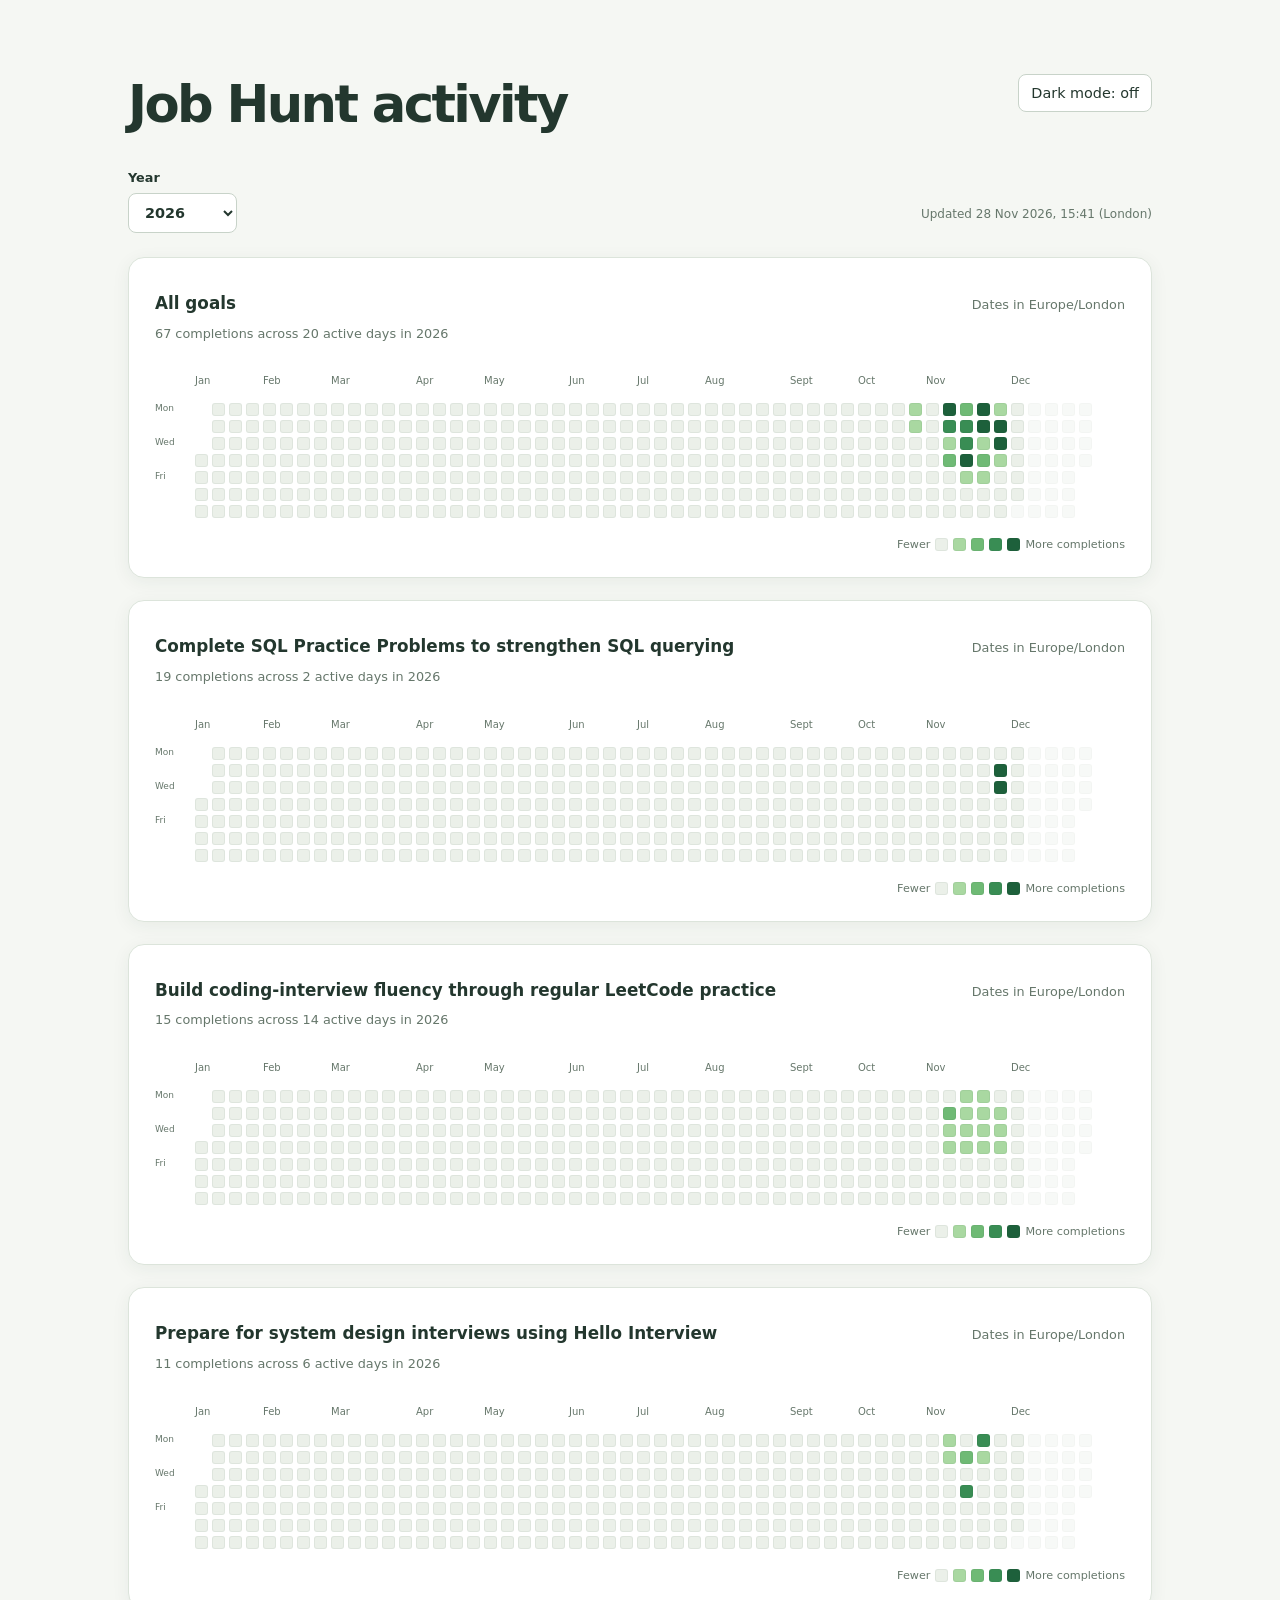
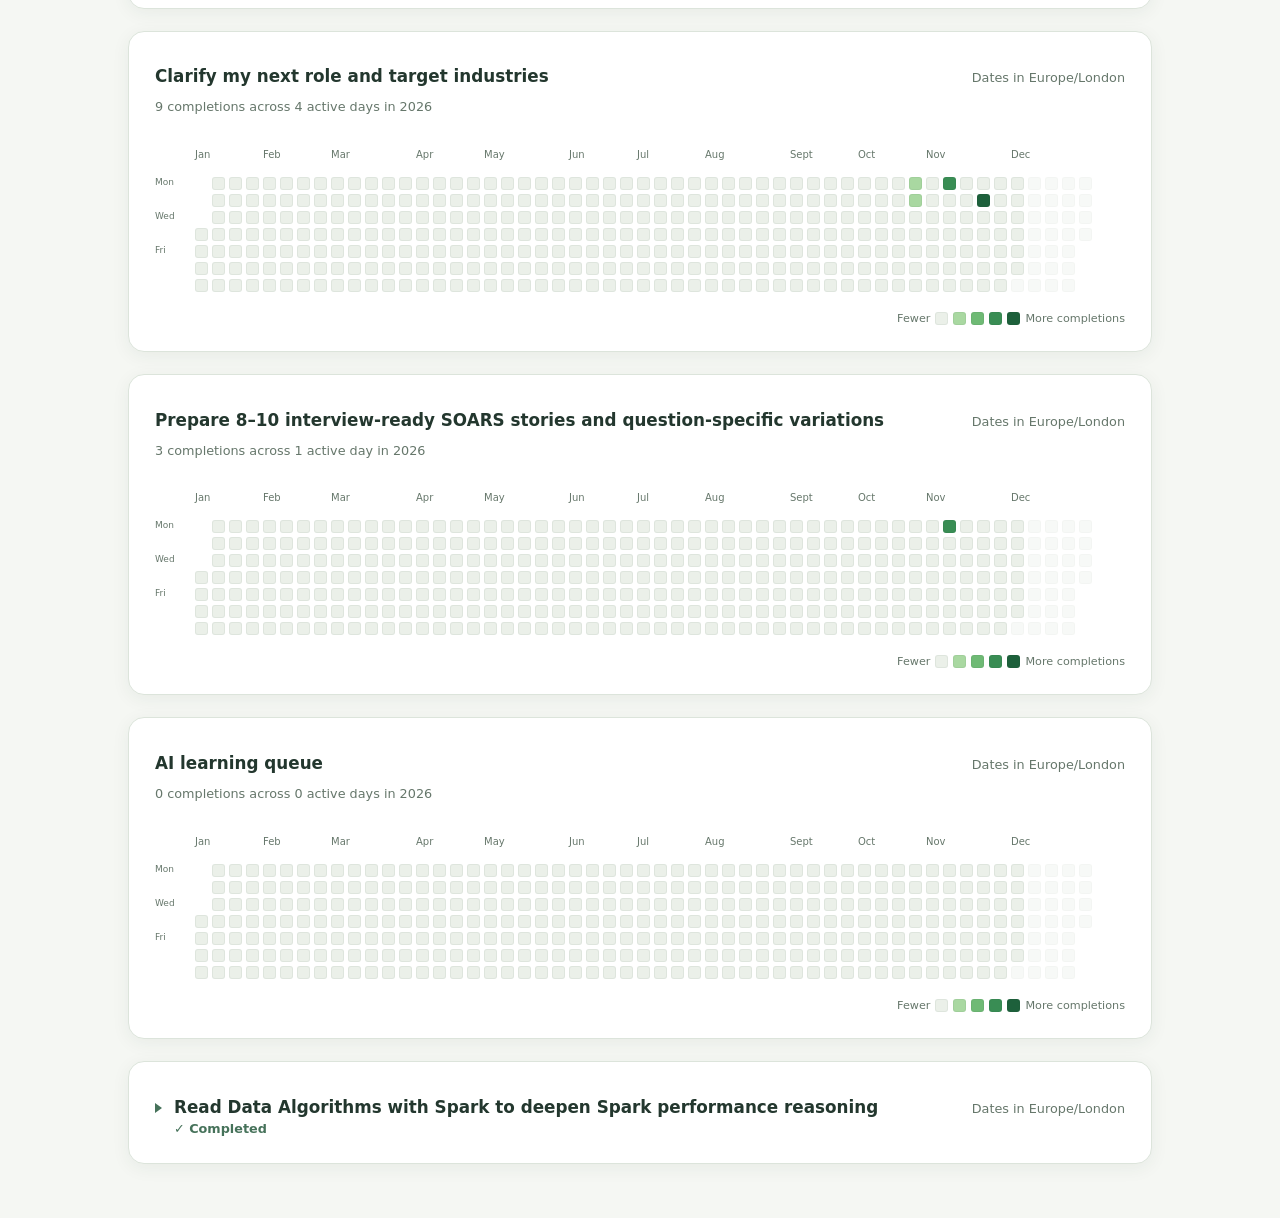
<file: index.html>
<!doctype html>
<html lang="en">
<head>
  <meta charset="utf-8">
  <meta name="viewport" content="width=device-width, initial-scale=1">
  <meta name="color-scheme" content="light dark">
  <meta http-equiv="Content-Security-Policy" content="default-src 'self'; script-src 'self'; style-src 'self'; connect-src 'self'; object-src 'none'; base-uri 'none'">
  <title>Job Hunt | Completion activity</title>
  <script src="./theme.js"></script>
  <link rel="stylesheet" href="./styles.css">
  <script type="module" src="./app.mjs"></script>
</head>
<body>
  <main>
    <header>
      <button id="theme-toggle" type="button" aria-label="Dark mode" aria-pressed="false" hidden>Dark mode: off</button>
      <h1>Job Hunt activity</h1>
    </header>
    <p id="theme-status" role="status" hidden></p>
    <p id="status" role="status">Loading completion activity...</p>
    <section id="dashboard" hidden>
      <div class="toolbar">
        <label>Year <select id="year"></select></label>
        <span id="refreshed"></span>
      </div>
      <div id="calendars"></div>
    </section>
    <template id="calendar-template">
      <section class="panel">
        <div class="panel-heading">
          <div><h2 class="calendar-title"></h2><p class="totals"></p></div>
          <p class="timezone">Dates in Europe/London</p>
        </div>
        <div class="calendar-scroll">
          <div class="months" aria-hidden="true"></div>
          <div class="calendar-row">
            <div class="weekdays" aria-hidden="true"><span>Mon</span><span>Wed</span><span>Fri</span></div>
            <div class="calendar"></div>
          </div>
        </div>
        <div class="legend"><span>Fewer</span><i data-level="0"></i><i data-level="1"></i><i data-level="2"></i><i data-level="3"></i><i data-level="4"></i><span>More completions</span></div>
      </section>
    </template>
    <noscript>This dashboard requires JavaScript to display its static activity snapshot.</noscript>
  </main>
</body>
</html>
</file>
<file: styles.css>
:root {
  --text: #23372e; --background: #f5f7f3; --surface: #fff;
  --accent: #46725a; --muted: #59695f; --secondary: #66776b;
  --border: #dce4db; --control-border: #c8d3c9; --cell-border: #263d3310;
  --shadow: #213c2810; --focus: #224b37; --error: #8c2828; --error-border: #dca7a7;
  --level-0: #ebf0e9; --level-1: #a9d8a1; --level-2: #6fba75; --level-3: #398d54; --level-4: #1d603b;
  color-scheme: light;
  font-family: system-ui, -apple-system, "Segoe UI", sans-serif; color: var(--text); background: var(--background); font-synthesis: none;
}
:root[data-theme="dark"] {
  --text: #e1ece4; --background: #101a15; --surface: #19271f;
  --accent: #a9d8a1; --muted: #b5c7ba; --secondary: #a6bcae;
  --border: #344a3c; --control-border: #526b5b; --cell-border: #ffffff14;
  --shadow: #00000030; --focus: #a9d8a1; --error: #ffb4b4; --error-border: #ac6565;
  --level-0: #2a3c30; --level-1: #345b3f; --level-2: #478454; --level-3: #6fba75; --level-4: #a9d8a1;
  color-scheme: dark;
}
* { box-sizing: border-box; }
body { margin: 0; }
main { max-width: 1080px; margin: 0 auto; padding: 64px 28px 32px; }
.eyebrow { color: var(--accent); font-size: .8rem; font-weight: 750; letter-spacing: .14em; text-transform: uppercase; }
#theme-toggle { float: right; cursor: pointer; margin: 0 0 16px 16px; }
#theme-toggle:hover { border-color: var(--accent); }
h1 { margin: 10px 0 16px; font-size: clamp(2rem, 5vw, 3.2rem); letter-spacing: -.05em; }
.intro { max-width: 640px; color: var(--muted); line-height: 1.65; }
.toolbar { display: flex; align-items: end; gap: 20px; flex-wrap: wrap; margin: 36px 0 24px; }
label { display: grid; gap: 8px; font-size: .8rem; font-weight: 650; }
select, #theme-toggle { padding: 10px 12px; border: 1px solid var(--control-border); border-radius: 8px; background: var(--surface); color: inherit; font: inherit; font-size: .9rem; }
select { max-width: min(570px, 85vw); padding-right: 34px; }
#refreshed { margin-left: auto; font-size: .75rem; color: var(--secondary); padding-bottom: 12px; }
.panel { background: var(--surface); border: 1px solid var(--border); border-radius: 16px; padding: 26px; margin-bottom: 22px; box-shadow: 0 4px 18px var(--shadow); }
.panel-heading { display: flex; align-items: baseline; justify-content: space-between; gap: 12px; }
.goal-summary { display: flex; align-items: baseline; gap: 12px; cursor: pointer; list-style: none; }
.goal-summary::-webkit-details-marker { display: none; }
.goal-summary::before { content: ""; flex-shrink: 0; border-top: 5px solid transparent; border-bottom: 5px solid transparent; border-left: 7px solid var(--accent); }
details[open] > .goal-summary::before { transform: rotate(90deg); }
.goal-summary .panel-heading { flex: 1; min-width: 0; }
.goal-completed { color: var(--accent); font-size: .8rem; font-weight: 650; white-space: nowrap; }
details[open] .goal-completed { display: none; }
details:not([open]) .calendar-title, details:not([open]) .timezone { margin-bottom: 0; }
details:not([open]) .totals { display: none; }
h2 { font-size: 1.05rem; margin: 0 0 8px; }
.totals, .timezone { color: var(--secondary); font-size: .8rem; }
.timezone { white-space: nowrap; }
.calendar-scroll { overflow-x: auto; padding: 22px 0 8px; }
.calendar-row { display: flex; gap: 12px; }
.calendar { display: grid; grid-auto-flow: column; grid-template-rows: repeat(7, 13px); grid-auto-columns: 13px; gap: 4px; }
.months { display: grid; grid-auto-columns: 17px; grid-auto-flow: column; margin-left: 40px; margin-bottom: 10px; height: 18px; font-size: 10px; color: var(--secondary); }
.weekdays { flex-shrink: 0; display: grid; width: 28px; grid-template-rows: repeat(7, 13px); row-gap: 4px; font-size: 9px; color: var(--secondary); }
.weekdays span:nth-child(1) { grid-row: 1; }
.weekdays span:nth-child(2) { grid-row: 3; }
.weekdays span:nth-child(3) { grid-row: 5; }
.day, .legend i { width: 13px; height: 13px; border: 1px solid var(--cell-border); border-radius: 3px; padding: 0; }
.day { display: block; }
[data-level="0"] { background: var(--level-0); }
[data-level="1"] { background: var(--level-1); }
[data-level="2"] { background: var(--level-2); }
[data-level="3"] { background: var(--level-3); }
[data-level="4"] { background: var(--level-4); }
.day.future { opacity: .35; }
:focus-visible { outline: 2px solid var(--focus); outline-offset: 3px; }
.legend { display: flex; gap: 5px; justify-content: end; align-items: center; font-size: .7rem; color: var(--secondary); margin-top: 12px; }
[role="alert"] { color: var(--error); border: 1px solid var(--error-border); padding: 18px; border-radius: 8px; }
[hidden] { display: none !important; }
@media (max-width: 600px) {
  main { padding: 32px 16px; }
  #theme-toggle { float: none; margin: 0 0 16px; }
  .panel { padding: 18px; }
  .panel-heading { flex-wrap: wrap; }
  .timezone { margin-top: 0; }
  #refreshed { margin-left: 0; }
}
</file>
